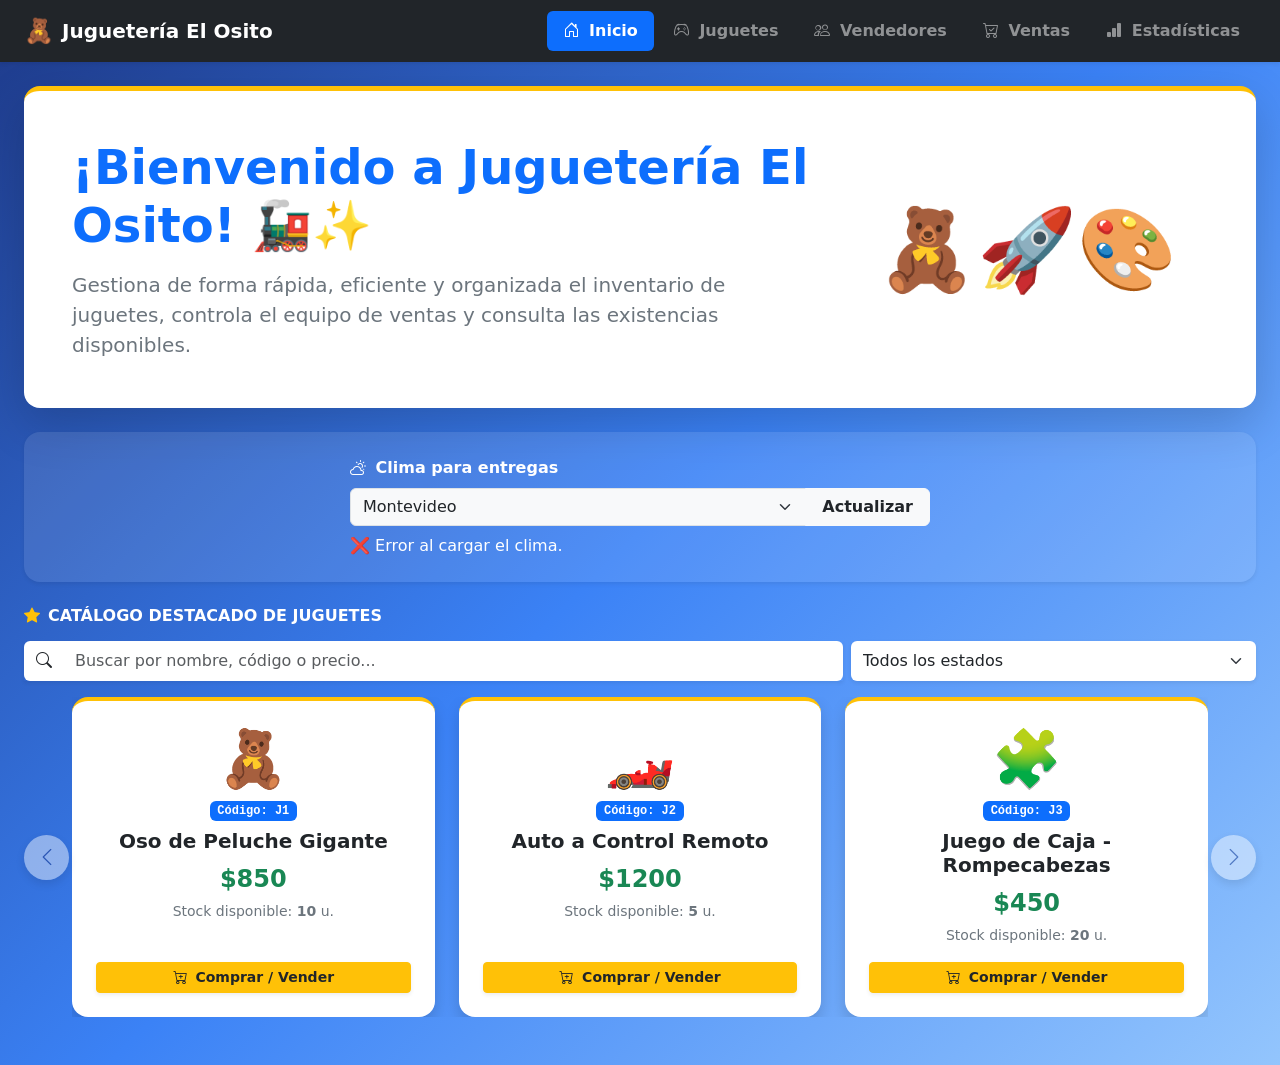
<file: index.html>
<!DOCTYPE html>
<html lang="es">
<head>
    <meta charset="UTF-8">
    <meta name="viewport" content="width=device-width, initial-scale=1.0">
    <title>Inicio - Juguetería El Osito</title>
    <meta name="description" content="Gestiona el inventario de juguetes, controla el equipo de ventas y consulta existencias en Juguetería El Osito de forma rápida y eficiente.">
    <link rel="canonical" href="https://obligatorio-taller-profesionalizaci.vercel.app/index.html">
    <meta property="og:title" content="Inicio - Juguetería El Osito">
    <meta property="og:description" content="Gestiona el inventario de juguetes, controla el equipo de ventas y consulta existencias en Juguetería El Osito.">
    <meta property="og:type" content="website">
    <meta property="og:url" content="https://obligatorio-taller-profesionalizaci.vercel.app/">
    <link rel="preconnect" href="https://cdn.jsdelivr.net" crossorigin>
    <link rel="dns-prefetch" href="https://cdn.jsdelivr.net">
    <link href="https://cdn.jsdelivr.net/npm/bootstrap@5.3.3/dist/css/bootstrap.min.css" rel="stylesheet">
    <link rel="stylesheet" href="https://cdn.jsdelivr.net/npm/bootstrap-icons@1.11.3/font/bootstrap-icons.min.css">

    <style>
        body { background: linear-gradient(135deg, #1e3a8a 0%, #3b82f6 50%, #93c5fd 100%); min-height: 100vh; }
        h1 { font-size: 2.5rem; }
        a:focus-visible, button:focus-visible { outline: 3px solid #ffc107 !important; outline-offset: 2px !important; }
        input:focus-visible, select:focus-visible { 
            outline: 3px solid #ffc107 !important; 
            outline-offset: 2px !important; 
            box-shadow: 0 0 0 0.25rem rgba(255, 193, 7, 0.4) !important;
            border-color: #ffc107 !important;
        }
        .btn-carrusel-control { width: 45px; height: 45px; background: rgba(255,255,255,0.9); color: #1e3a8a; border-radius: 50%; border: none; display: flex; align-items: center; justify-content: center; box-shadow: 0 4px 10px rgba(0,0,0,0.2); transition: transform 0.2s, background-color 0.2s; }
        .btn-carrusel-control:hover, .btn-carrusel-control:focus { background: #fff; color: #0d6efd; transform: scale(1.1); }
        #catalogo-destacado { min-height: 280px; }
    </style>
</head>
<body class="text-dark d-flex flex-column">
    <nav class="navbar navbar-expand-lg navbar-dark bg-dark shadow-sm" role="navigation" aria-label="Navegación principal">
        <div class="container-fluid px-4">
            <a class="navbar-brand fw-bold d-flex align-items-center gap-2" href="./index.html">
                <span class="fs-4" aria-hidden="true">🧸</span><span>Juguetería El Osito</span>
            </a>
            <button class="navbar-toggler border-0" type="button" data-bs-toggle="collapse" data-bs-target="#navbarNav" aria-controls="navbarNav" aria-expanded="false" aria-label="Alternar menú de navegación">
                <span class="navbar-toggler-icon"></span>
            </button>
            <div class="collapse navbar-collapse justify-content-end" id="navbarNav">
                <ul class="navbar-nav gap-1 text-end text-lg-start">
                    <li class="nav-item"><a class="nav-link active bg-primary text-white rounded px-3 py-2 fw-semibold" href="./index.html" aria-current="page"><i class="bi bi-house-door me-1" aria-hidden="true"></i> Inicio</a></li>
                    <li class="nav-item"><a class="nav-link text-white-50 px-3 py-2 fw-semibold" href="./views/juguetes.html"><i class="bi bi-controller me-1" aria-hidden="true"></i> Juguetes</a></li>
                    <li class="nav-item"><a class="nav-link text-white-50 px-3 py-2 fw-semibold" href="./views/vendedores.html"><i class="bi bi-people me-1" aria-hidden="true"></i> Vendedores</a></li>
                    <li class="nav-item"><a class="nav-link text-white-50 px-3 py-2 fw-semibold" href="./views/ventas.html"><i class="bi bi-cart-check me-1" aria-hidden="true"></i> Ventas</a></li>
                    <li class="nav-item"><a class="nav-link text-white-50 px-3 py-2 fw-semibold" href="./views/estadisticas.html"><i class="bi bi-bar-chart-fill me-1" aria-hidden="true"></i> Estadísticas</a></li>
                </ul>
            </div>
        </div>
    </nav>

    <main class="container-fluid px-4 py-4 flex-grow-1" id="contenido-principal">
        <section class="p-4 p-md-5 mb-4 rounded-4 bg-white shadow-lg border-top border-warning border-5 text-center text-md-start" aria-labelledby="titulo-bienvenida">
            <div class="row align-items-center">
                <div class="col-md-8">
                    <h1 id="titulo-bienvenida" class="display-5 fw-bold text-primary mb-3">¡Bienvenido a Juguetería El Osito! 🚂✨</h1>
                    <p class="lead text-secondary mb-0">Gestiona de forma rápida, eficiente y organizada el inventario de juguetes, controla el equipo de ventas y consulta las existencias disponibles.</p>
                </div>
                <div class="col-md-4 text-center mt-4 mt-md-0" aria-hidden="true"><span class="display-1">🧸🚀🎨</span></div>
            </div>
        </section>

        <section class="mb-4" aria-label="Panel de clima">
            <div class="card bg-white bg-opacity-10 border-0 text-white p-4 rounded-4 shadow-sm mb-4">
                <div id="panel-dinamico-region" class="row align-items-center justify-content-center">
                    <div class="col-md-6">
                        <label for="select-ciudad" class="form-label fw-bold mb-2 fs-6"><i class="bi bi-cloud-sun me-1" aria-hidden="true"></i> Clima para entregas</label>
                        <div class="input-group">
                            <select id="select-ciudad" class="form-select bg-light text-dark" aria-label="Seleccionar ciudad para consultar el clima">
                                <option value="montevideo" selected>Montevideo</option>
                                <option value="colonia">Colonia</option>
                                <option value="juan-lacaze">Juan Lacaze</option>
                                <option value="rosario">Rosario</option>
                            </select>
                            <button id="btn-actualizar-clima" class="btn btn-light fw-bold text-dark px-3">Actualizar</button>
                        </div>
                        <div id="info-clima" aria-live="polite" class="opacity-95 mt-2 fs-6">⏳ Cargando clima actual...</div>
                    </div>
                </div>
            </div>
        </section>

        <section class="mb-4" aria-labelledby="titulo-catalogo">
            <div class="d-flex flex-wrap justify-content-between align-items-center mb-3 gap-2">
                <h2 id="titulo-catalogo" class="h6 fw-bold text-white mb-0 text-uppercase tracking-wider">
                    <i class="bi bi-star-fill text-warning me-2" aria-hidden="true"></i>Catálogo Destacado De Juguetes
                </h2>
            </div>

            <div class="row g-2 mb-3">
                <div class="col-md-8">
                    <div class="input-group shadow-sm">
                        <span class="input-group-text bg-white border-0"><i class="bi bi-search" aria-hidden="true"></i></span>
                        <input type="text" id="input-buscar-index" class="form-control border-0 py-2" placeholder="Buscar por nombre, código o precio..." aria-label="Buscar juguete destacado">
                    </div>
                </div>
                <div class="col-md-4">
                    <select id="select-filtro-stock" class="form-select border-0 py-2 shadow-sm" aria-label="Filtrar por estado de stock">
                        <option value="todos" selected>Todos los estados</option>
                        <option value="disponible">Con Stock</option>
                        <option value="agotado">Sin Stock</option>
                    </select>
                </div>
            </div>

            <div id="carrusel-catalogo" class="carousel slide position-relative px-md-5" data-bs-ride="false" aria-label="Juguetes destacados">
                <div class="carousel-inner" id="catalogo-destacado"></div>
                <button class="carousel-control-prev w-auto position-absolute top-50 start-0 translate-middle-y z-3 border-0 bg-transparent" type="button" data-bs-target="#carrusel-catalogo" data-bs-slide="prev" aria-label="Anterior">
                    <span class="btn-carrusel-control" aria-hidden="true"><i class="bi bi-chevron-left fs-5"></i></span>
                </button>
                <button class="carousel-control-next w-auto position-absolute top-50 end-0 translate-middle-y z-3 border-0 bg-transparent" type="button" data-bs-target="#carrusel-catalogo" data-bs-slide="next" aria-label="Siguiente">
                    <span class="btn-carrusel-control" aria-hidden="true"><i class="bi bi-chevron-right fs-5"></i></span>
                </button>
            </div>
        </section>
    </main>

    <script src="https://cdn.jsdelivr.net/npm/bootstrap@5.3.3/dist/js/bootstrap.bundle.min.js" defer></script>
    <script type="module">
        import { App } from './src/app.js';
        import { ApiService } from './src/services/api.js';

        async function cargarClima() {
            const sel = document.getElementById('select-ciudad');
            const info = document.getElementById('info-clima');
            if (!sel || !info) return;
            
            info.textContent = '⏳ Consultando clima...';
            
            try {
                const d = await ApiService.obtenerClima(sel.value);
                if (d) {
                    info.textContent = `${d.nombre}: ${d.temp}°C. Viento ${d.viento} km/h (${d.condicion})`;
                } else {
                    info.textContent = '❌ Error al cargar el clima.';
                }
            } catch (error) {
                info.textContent = '❌ Error de conexión al consultar el clima.';
            }
        }

        document.addEventListener('DOMContentLoaded', () => {
            App.init();
            cargarClima();

            document.getElementById('btn-actualizar-clima')?.addEventListener('click', cargarClima);
            document.getElementById('select-ciudad')?.addEventListener('change', cargarClima);

            const inputBuscar = document.getElementById('input-buscar-index');
            const selectStock = document.getElementById('select-filtro-stock');
            const refrescarCatalogo = () => App.renderizarCatalogoDestacado();

            inputBuscar?.addEventListener('input', refrescarCatalogo);
            selectStock?.addEventListener('change', refrescarCatalogo);
        });
    </script>
</body>
</html>
</file>
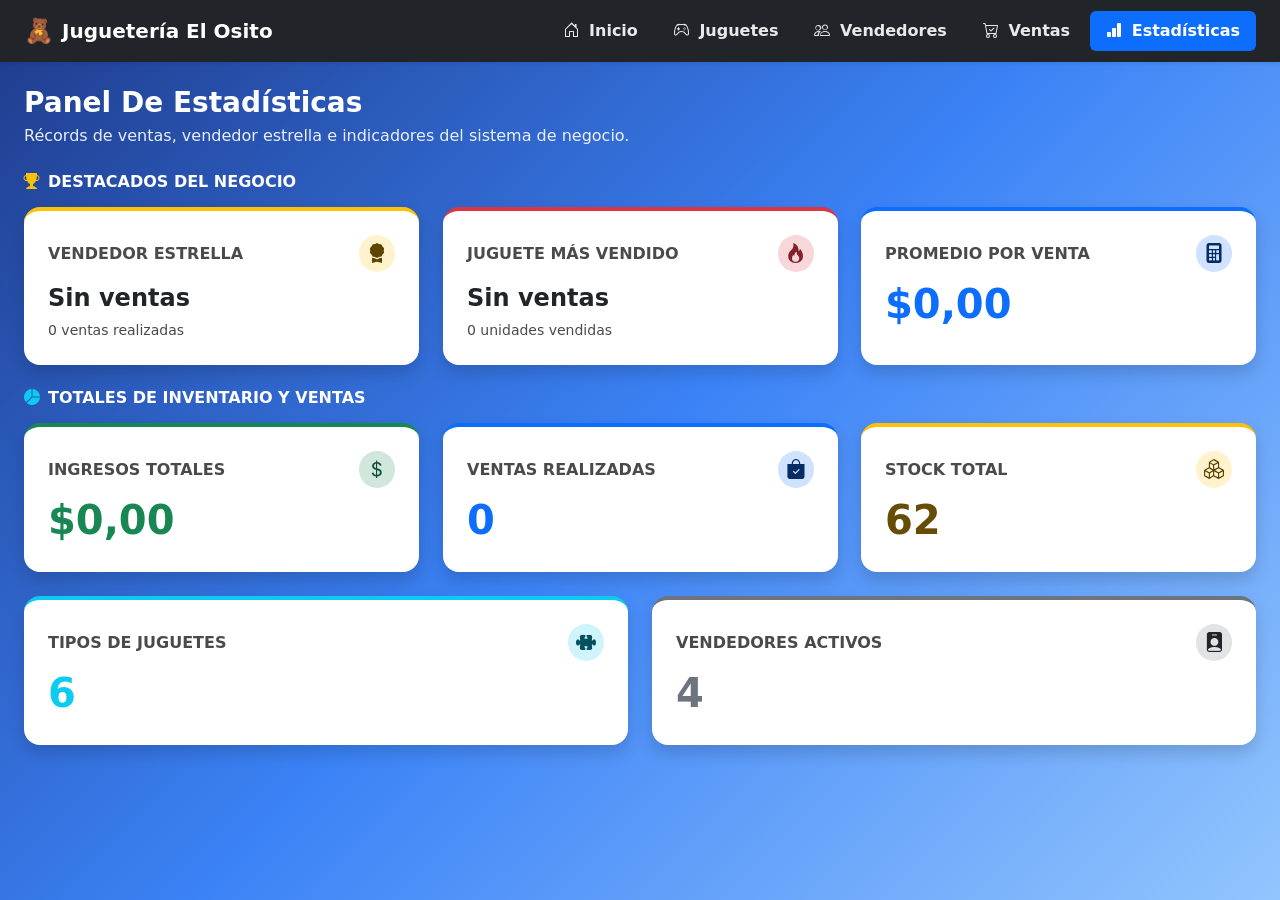
<file: views/estadisticas.html>
<!DOCTYPE html>
<html lang="es">
<head>
    <meta charset="UTF-8">
    <meta name="viewport" content="width=device-width, initial-scale=1.0">
    <title>Estadísticas - Juguetería El Osito</title>
    <meta name="description" content="Consulta las estadísticas de rendimiento, ingresos totales, vendedor estrella y juguetes más vendidos en Juguetería El Osito.">
    <meta name="robots" content="index, follow">
    <link rel="canonical" href="https://obligatorio-taller-profesionalizaci.vercel.app/views/estadisticas.html">
    <meta property="og:type" content="website">
    <meta property="og:title" content="Estadísticas - Juguetería El Osito">
    <meta property="og:description" content="Consulta el rendimiento, top vendedor y métricas clave en Juguetería El Osito.">
    <meta property="og:url" content="https://obligatorio-taller-profesionalizaci.vercel.app/views/estadisticas.html">
    <link rel="preconnect" href="https://cdn.jsdelivr.net" crossorigin>
    <link rel="dns-prefetch" href="https://cdn.jsdelivr.net">
    <link rel="preload" href="https://cdn.jsdelivr.net/npm/bootstrap@5.3.3/dist/css/bootstrap.min.css" as="style">
    <link href="https://cdn.jsdelivr.net/npm/bootstrap@5.3.3/dist/css/bootstrap.min.css" rel="stylesheet">
    <link rel="stylesheet" href="https://cdn.jsdelivr.net/npm/bootstrap-icons@1.11.3/font/bootstrap-icons.min.css" media="print" onload="this.media='all'">
    <noscript><link rel="stylesheet" href="https://cdn.jsdelivr.net/npm/bootstrap-icons@1.11.3/font/bootstrap-icons.min.css"></noscript>
    
    <style>
        html, body {
            margin: 0 !important;
            padding: 0 !important;
            width: 100%;
            overflow-x: hidden;
        }

        body {
            background: linear-gradient(135deg, #1e3a8a 0%, #3b82f6 50%, #93c5fd 100%);
            min-height: 100vh;
            font-display: swap;
        }
        header {
            margin: 0;
            padding: 0;
            width: 100%;
        }
        a:focus-visible, button:focus-visible {
            outline: 3px solid #ffc107 !important;
            outline-offset: 3px !important;
        }
        .stat-card {
            transition: transform 0.2s ease-in-out, box-shadow 0.2s ease-in-out;
            will-change: transform;
        }

        .stat-card:hover {
            transform: translateY(-4px);
            box-shadow: 0 10px 20px rgba(0,0,0,0.15) !important;
        }

        .spin-icon {
            animation: spin 0.6s ease-in-out;
        }

        @keyframes spin {
            100% { transform: rotate(360deg); }
        }

        .stat-value {
            min-height: 2.2rem;
        }

        .text-muted {
            color: #4a4a4a !important;
        }
        .text-white-custom {
            color: rgba(255, 255, 255, 0.9) !important;
        }
        
        .badge.bg-warning-subtle { color: #5f4300 !important; background-color: #fff3cd !important; }
        .badge.bg-danger-subtle { color: #842029 !important; background-color: #f8d7da !important; }
        .badge.bg-primary-subtle { color: #052c65 !important; background-color: #cfe2ff !important; }
        .badge.bg-success-subtle { color: #0f5132 !important; background-color: #d1e7dd !important; }
        .badge.bg-info-subtle { color: #055160 !important; background-color: #cff4fc !important; }
        .badge.bg-secondary-subtle { color: #212529 !important; background-color: #e2e3e5 !important; }
    </style>

    <script src="https://cdn.jsdelivr.net/npm/bootstrap@5.3.3/dist/js/bootstrap.bundle.min.js" defer></script>
</head>
<body class="text-dark d-flex flex-column">
    <a href="#contenido-principal" class="visually-hidden-focusable p-3 bg-warning text-dark fw-bold position-absolute top-0 start-0 m-2 rounded shadow z-3">Ir al contenido principal</a>

    <header>
        <nav class="navbar navbar-expand-lg navbar-dark bg-dark shadow-sm m-0" aria-label="Navegación principal">
            <div class="container-fluid px-4">
                <a class="navbar-brand fw-bold d-flex align-items-center gap-2" href="../index.html">
                    <span class="fs-4" aria-hidden="true">🧸</span>
                    <span>Juguetería El Osito</span>
                </a>
                <button class="navbar-toggler border-0" type="button" data-bs-toggle="collapse" data-bs-target="#navbarNav" aria-controls="navbarNav" aria-expanded="false" aria-label="Alternar menú de navegación">
                    <span class="navbar-toggler-icon"></span>
                </button>
                <div class="collapse navbar-collapse justify-content-end" id="navbarNav">
                    <ul class="navbar-nav gap-1 text-end text-lg-start">
                        <li class="nav-item"><a class="nav-link text-white-custom px-3 py-2 fw-semibold" href="../index.html"><i class="bi bi-house-door me-1" aria-hidden="true"></i> Inicio</a></li>
                        <li class="nav-item"><a class="nav-link text-white-custom px-3 py-2 fw-semibold" href="./juguetes.html"><i class="bi bi-controller me-1" aria-hidden="true"></i> Juguetes</a></li>
                        <li class="nav-item"><a class="nav-link text-white-custom px-3 py-2 fw-semibold" href="./vendedores.html"><i class="bi bi-people me-1" aria-hidden="true"></i> Vendedores</a></li>
                        <li class="nav-item"><a class="nav-link text-white-custom px-3 py-2 fw-semibold" href="./ventas.html"><i class="bi bi-cart-check me-1" aria-hidden="true"></i> Ventas</a></li>
                        <li class="nav-item"><a class="nav-link active bg-primary text-white rounded px-3 py-2 fw-semibold" href="./estadisticas.html" aria-current="page"><i class="bi bi-bar-chart-fill me-1" aria-hidden="true"></i> Estadísticas</a></li>
                    </ul>
                </div>
            </div>
        </nav>
    </header>

    <main class="container-fluid px-4 py-4 flex-grow-1" id="contenido-principal">
        <section aria-labelledby="titulo-panel">
            <div class="d-flex flex-column flex-sm-row justify-content-between align-items-sm-center gap-3 mb-4">
                <div>
                    <h1 id="titulo-panel" class="h3 fw-bold text-white mb-1">Panel De Estadísticas</h1>
                    <p class="text-white-custom fs-6 mb-0">Récords de ventas, vendedor estrella e indicadores del sistema de negocio.</p>
                </div>
            </div>
            
            <h2 class="h6 fw-bold text-white text-uppercase tracking-wider mb-3"><i class="bi bi-trophy-fill text-warning me-2" aria-hidden="true"></i>Destacados del Negocio</h2>
            <div class="row g-4 mb-4">
                <div class="col-12 col-md-6 col-lg-4">
                    <article class="card stat-card shadow border-0 rounded-4 p-4 bg-white border-top border-warning border-4 h-100">
                        <div class="d-flex justify-content-between align-items-center mb-2">
                            <h3 class="h6 text-uppercase fw-bold text-muted mb-0">Vendedor Estrella</h3>
                            <span class="badge bg-warning-subtle p-2 rounded-circle" aria-hidden="true">
                                <i class="bi bi-award-fill fs-5"></i>
                            </span>
                        </div>
                        <p class="fs-4 fw-bold text-dark mb-1 stat-value" id="stat-top-vendedor" aria-live="polite">Cargando...</p>
                        <small class="text-muted" id="stat-top-vendedor-info">Calculando ventas...</small>
                    </article>
                </div>
                <div class="col-12 col-md-6 col-lg-4">
                    <article class="card stat-card shadow border-0 rounded-4 p-4 bg-white border-top border-danger border-4 h-100">
                        <div class="d-flex justify-content-between align-items-center mb-2">
                            <h3 class="h6 text-uppercase fw-bold text-muted mb-0">Juguete Más Vendido</h3>
                            <span class="badge bg-danger-subtle p-2 rounded-circle" aria-hidden="true">
                                <i class="bi bi-fire fs-5"></i>
                            </span>
                        </div>
                        <p class="fs-4 fw-bold text-dark mb-1 stat-value" id="stat-top-juguete" aria-live="polite">Cargando...</p>
                        <small class="text-muted" id="stat-top-juguete-info">Calculando unidades...</small>
                    </article>
                </div>
                <div class="col-12 col-md-12 col-lg-4">
                    <article class="card stat-card shadow border-0 rounded-4 p-4 bg-white border-top border-primary border-4 h-100">
                        <div class="d-flex justify-content-between align-items-center mb-2">
                            <h3 class="h6 text-uppercase fw-bold text-muted mb-0"> Promedio por Venta</h3>
                            <span class="badge bg-primary-subtle p-2 rounded-circle" aria-hidden="true">
                                <i class="bi bi-calculator-fill fs-5"></i>
                            </span>
                        </div>
                        <p class="display-6 fw-bold text-primary mb-1 stat-value" id="stat-ticket-promedio" aria-live="polite">$0.00</p>
                    </article>
                </div>
            </div>

            <h2 class="h6 fw-bold text-white text-uppercase tracking-wider mb-3"><i class="bi bi-pie-chart-fill text-info me-2" aria-hidden="true"></i>Totales de Inventario y Ventas</h2>
            <div class="row g-4" id="contenedor-stats">
                <div class="col-12 col-md-6 col-lg-4">
                    <article class="card stat-card shadow border-0 rounded-4 p-4 bg-white border-top border-success border-4 h-100">
                        <div class="d-flex justify-content-between align-items-center mb-2">
                            <h3 class="h6 text-uppercase fw-bold text-muted mb-0">Ingresos Totales</h3>
                            <span class="badge bg-success-subtle p-2 rounded-circle" aria-hidden="true"><i class="bi bi-currency-dollar fs-5"></i></span>
                        </div>
                        <p class="display-6 fw-bold text-success mb-1 stat-value" id="stat-ingresos" aria-live="polite">$0.00</p>
                    </article>
                </div>

                <div class="col-12 col-md-6 col-lg-4">
                    <article class="card stat-card shadow border-0 rounded-4 p-4 bg-white border-top border-primary border-4 h-100">
                        <div class="d-flex justify-content-between align-items-center mb-2">
                            <h3 class="h6 text-uppercase fw-bold text-muted mb-0">Ventas Realizadas</h3>
                            <span class="badge bg-primary-subtle p-2 rounded-circle" aria-hidden="true"><i class="bi bi-bag-check-fill fs-5"></i></span>
                        </div>
                        <p class="display-6 fw-bold text-primary mb-1 stat-value" id="stat-ventas" aria-live="polite">0</p>
                    </article>
                </div>

                <div class="col-12 col-md-6 col-lg-4">
                    <article class="card stat-card shadow border-0 rounded-4 p-4 bg-white border-top border-warning border-4 h-100">
                        <div class="d-flex justify-content-between align-items-center mb-2">
                            <h3 class="h6 text-uppercase fw-bold text-muted mb-0">Stock Total</h3>
                            <span class="badge bg-warning-subtle p-2 rounded-circle" aria-hidden="true"><i class="bi bi-boxes fs-5"></i></span>
                        </div>
                        <p class="display-6 fw-bold text-warning-emphasis mb-1 stat-value" id="stat-stock" aria-live="polite">0</p>
                    </article>
                </div>

                <div class="col-12 col-md-6">
                    <article class="card stat-card shadow border-0 rounded-4 p-4 bg-white border-top border-info border-4 h-100">
                        <div class="d-flex justify-content-between align-items-center mb-2">
                            <h3 class="h6 text-uppercase fw-bold text-muted mb-0">Tipos de Juguetes</h3>
                            <span class="badge bg-info-subtle p-2 rounded-circle" aria-hidden="true"><i class="bi bi-puzzle-fill fs-5"></i></span>
                        </div>
                        <p class="display-6 fw-bold text-info mb-1 stat-value" id="stat-juguetes" aria-live="polite">0</p>
                    </article>
                </div>

                <div class="col-12 col-md-6">
                    <article class="card stat-card shadow border-0 rounded-4 p-4 bg-white border-top border-secondary border-4 h-100">
                        <div class="d-flex justify-content-between align-items-center mb-2">
                            <h3 class="h6 text-uppercase fw-bold text-muted mb-0">Vendedores Activos</h3>
                            <span class="badge bg-secondary-subtle p-2 rounded-circle" aria-hidden="true"><i class="bi bi-person-badge-fill fs-5"></i></span>
                        </div>
                        <p class="display-6 fw-bold text-secondary mb-1 stat-value" id="stat-vendedores" aria-live="polite">0</p>
                    </article>
                </div>
            </div>
        </section>
    </main>

    <script type="module">
        import '../src/app.js';
        import { EstadisticaController } from '../src/controllers/estadisticaController.js';

        document.addEventListener('DOMContentLoaded', () => {
            new EstadisticaController();

            const btnActualizar = document.getElementById('btn-actualizar-stats');
            btnActualizar?.addEventListener('click', () => {
                const icono = btnActualizar.querySelector('.bi-arrow-clockwise');
                if (icono) {
                    icono.classList.add('spin-icon');
                    setTimeout(() => icono.classList.remove('spin-icon'), 600);
                }
            });
        });
    </script>
</body>
</html>
</file>
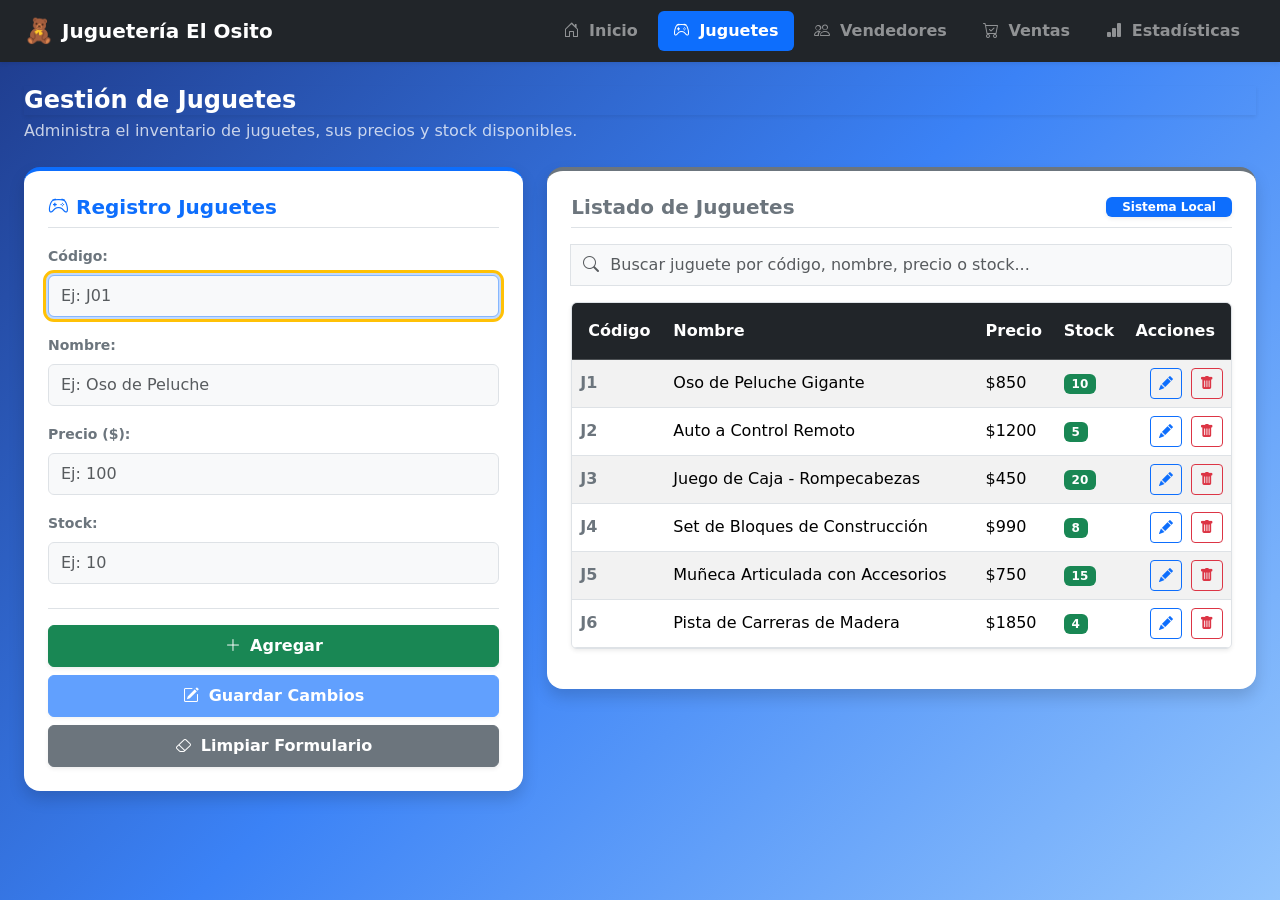
<file: views/juguetes.html>
<!DOCTYPE html>
<html lang="es">
<head>
    <meta charset="UTF-8">
    <meta name="viewport" content="width=device-width, initial-scale=1.0">
    <title>Juguetes - Juguetería El Osito</title>
    <meta name="description" content="Gestión e inventario de juguetes en Juguetería El Osito.">
    <link rel="canonical" href="https://obligatorio-taller-profesionalizaci.vercel.app/views/juguetes.html">
    <meta property="og:title" content="Juguetes - Juguetería El Osito">
    <meta property="og:description" content="Gestión e inventario de juguetes en Juguetería El Osito.">
    <meta property="og:type" content="website">
    <meta property="og:url" content="https://obligatorio-taller-profesionalizaci.vercel.app/views/juguetes.html">
    <link rel="preconnect" href="https://cdn.jsdelivr.net" crossorigin>
    <link rel="dns-prefetch" href="https://cdn.jsdelivr.net">
    <link rel="preload" href="https://cdn.jsdelivr.net/npm/bootstrap@5.3.3/dist/css/bootstrap.min.css" as="style">
    <link href="https://cdn.jsdelivr.net/npm/bootstrap@5.3.3/dist/css/bootstrap.min.css" rel="stylesheet">
    <link rel="stylesheet" href="https://cdn.jsdelivr.net/npm/bootstrap-icons@1.11.3/font/bootstrap-icons.min.css" media="print" onload="this.media='all'">
    <noscript><link rel="stylesheet" href="https://cdn.jsdelivr.net/npm/bootstrap-icons@1.11.3/font/bootstrap-icons.min.css"></noscript>

    <style>
        body {
            background: linear-gradient(135deg, #1e3a8a 0%, #3b82f6 50%, #93c5fd 100%);
            min-height: 100vh;
        }
        a:focus-visible, button:focus-visible, input:focus-visible, select:focus-visible {
            outline: 3px solid #ffc107 !important;
            outline-offset: 2px !important;
        }
    </style>
</head>
<body class="text-dark d-flex flex-column">

    <nav class="navbar navbar-expand-lg navbar-dark bg-dark shadow-sm" aria-label="Navegación principal">
        <div class="container-fluid px-4">
            <a class="navbar-brand fw-bold d-flex align-items-center gap-2" href="../index.html">
                <span class="fs-4" aria-hidden="true">🧸</span> <span>Juguetería El Osito</span>
            </a>
            <button class="navbar-toggler border-0" type="button" data-bs-toggle="collapse" data-bs-target="#navbarNav" aria-controls="navbarNav" aria-expanded="false" aria-label="Alternar menú de navegación">
                <span class="navbar-toggler-icon"></span>
            </button>
            <div class="collapse navbar-collapse justify-content-end" id="navbarNav">
                <ul class="navbar-nav gap-1 text-end text-lg-start">
                    <li class="nav-item">
                        <a class="nav-link text-white-50 px-3 py-2 fw-semibold" href="../index.html">
                            <i class="bi bi-house-door me-1" aria-hidden="true"></i> Inicio
                        </a>
                    </li>
                    <li class="nav-item">
                        <a class="nav-link active bg-primary text-white rounded px-3 py-2 fw-semibold" href="./juguetes.html" aria-current="page">
                            <i class="bi bi-controller me-1" aria-hidden="true"></i> Juguetes
                        </a>
                    </li>
                    <li class="nav-item">
                        <a class="nav-link text-white-50 px-3 py-2 fw-semibold" href="./vendedores.html">
                            <i class="bi bi-people me-1" aria-hidden="true"></i> Vendedores
                        </a>
                    </li>
                    <li class="nav-item">
                        <a class="nav-link text-white-50 px-3 py-2 fw-semibold" href="./ventas.html">
                            <i class="bi bi-cart-check me-1" aria-hidden="true"></i> Ventas
                        </a>
                    </li>
                    <li class="nav-item">
                        <a class="nav-link text-white-50 px-3 py-2 fw-semibold" href="./estadisticas.html">
                            <i class="bi bi-bar-chart-fill me-1" aria-hidden="true"></i> Estadísticas
                        </a>
                    </li>
                </ul>
            </div>
        </div>
    </nav>

    <main class="container-fluid px-4 py-4 flex-grow-1" id="contenido-principal">
        <div class="mb-4">
            <h1 class="h4 fw-bold text-white mb-1 shadow-sm">Gestión de Juguetes</h1>
            <p class="text-white fs-6 mb-0 opacity-75">Administra el inventario de juguetes, sus precios y stock disponibles.</p>
        </div>

        <div class="row g-4">
            <div class="col-lg-5">
                <div class="card shadow border-0 rounded-4 p-4 bg-white bg-opacity-95 h-100 border-top border-primary border-4">
                    <h2 class="h5 text-primary fw-bold mb-3 pb-2 border-bottom">
                        <i class="bi bi-controller me-2" aria-hidden="true"></i>Registro Juguetes
                    </h2>

                    <form id="form-juguete" novalidate>
                        <div class="mb-3">
                            <label for="codigo" class="form-label fw-bold small text-secondary">Código:</label>
                            <input type="text" class="form-control py-2 bg-light" id="codigo" placeholder="Ej: J01" aria-describedby="codigoJugueteFeedback">
                            <div id="codigoJugueteFeedback" class="invalid-feedback">❌ Código inválido u ocupado.</div>
                            <div class="valid-feedback">✅ Código correcto.</div>
                        </div>

                        <div class="mb-3">
                            <label for="nombre" class="form-label fw-bold small text-secondary">Nombre:</label>
                            <input type="text" class="form-control py-2 bg-light" id="nombre" placeholder="Ej: Oso de Peluche" aria-describedby="nombreJugueteFeedback">
                            <div id="nombreJugueteFeedback" class="invalid-feedback">❌ Ingrese un nombre válido.</div>
                            <div class="valid-feedback">✅ Nombre correcto.</div>
                        </div>

                        <div class="mb-3">
                            <label for="precio" class="form-label fw-bold small text-secondary">Precio ($):</label>
                            <input type="number" step="0.01" class="form-control py-2 bg-light" id="precio" placeholder="Ej: 100" aria-describedby="precioFeedback">
                            <div id="precioFeedback" class="invalid-feedback">❌ Precio inválido.</div>
                            <div class="valid-feedback">✅ Precio correcto.</div>
                        </div>

                        <div class="mb-3">
                            <label for="stock" class="form-label fw-bold small text-secondary">Stock:</label>
                            <input type="number" step="1" class="form-control py-2 bg-light" id="stock" placeholder="Ej: 10" aria-describedby="stockFeedback">
                            <div id="stockFeedback" class="invalid-feedback">❌ Stock inválido.</div>
                            <div class="valid-feedback">✅ Stock correcto.</div>
                        </div>

                        <div class="mt-4 pt-3 border-top d-flex flex-column gap-2">
                            <button type="button" class="btn btn-success fw-bold py-2 shadow-sm w-100" id="btn-agregar">
                                <i class="bi bi-plus-lg me-1" aria-hidden="true"></i> Agregar
                            </button>
                            <button type="button" class="btn btn-primary fw-bold py-2 shadow-sm w-100" id="btn-modificar" disabled>
                                <i class="bi bi-pencil-square me-1" aria-hidden="true"></i> <span id="lbl-btn-modificar">Guardar Cambios</span>
                            </button>
                            <button type="button" class="btn btn-secondary fw-bold py-2 shadow-sm" id="btn-limpiar">
                                <i class="bi bi-eraser me-1" aria-hidden="true"></i> Limpiar Formulario
                            </button>
                        </div>
                    </form>
                </div>
            </div>

  <div class="col-lg-7">
    <div class="card shadow border-0 rounded-4 p-4 bg-white bg-opacity-95 border-top border-secondary border-4">
        <div class="d-flex justify-content-between align-items-center mb-3 pb-2 border-bottom">
            <h2 class="h5 fw-bold text-secondary mb-0">Listado de Juguetes</h2>
            <span class="badge bg-primary text-white px-3 py-1 shadow-sm">Sistema Local</span>
        </div>
        <div class="mb-3">
            <div class="input-group">
                <label for="buscador" class="visually-hidden">Buscar juguete</label>
                <span class="input-group-text bg-light border-end-0"><i class="bi bi-search text-muted" aria-hidden="true"></i></span>
                <input type="text" id="buscador" class="form-control border-start-0 ps-0 py-2 bg-light" placeholder="Buscar juguete por código, nombre, precio o stock..." aria-label="Buscar juguetes">
            </div>
        </div>
        <div class="mb-3">
            <div class="table-responsive border rounded bg-light shadow-sm">
                <table class="table table-hover table-striped align-middle mb-0" aria-label="Tabla de juguetes en inventario">
                    <thead class="table-dark">
                        <tr>
                            <th scope="col" class="py-3 ps-3">Código</th>
                            <th scope="col" class="py-3">Nombre</th>
                            <th scope="col" class="py-3">Precio</th>
                            <th scope="col" class="py-3">Stock</th>
                            <th scope="col" class="py-3 text-center pe-3" style="width: 100px;">Acciones</th>
                        </tr>
                    </thead>
                    <tbody id="tabla-juguetes-body" aria-live="polite">
                        
                    </tbody>
                </table>
            </div>
        </div>

    </div>
</div>
    </main>

    <script src="https://cdn.jsdelivr.net/npm/bootstrap@5.3.3/dist/js/bootstrap.bundle.min.js" defer></script>
    <script type="module" src="../src/app.js"></script>
</body>
</html>
</file>
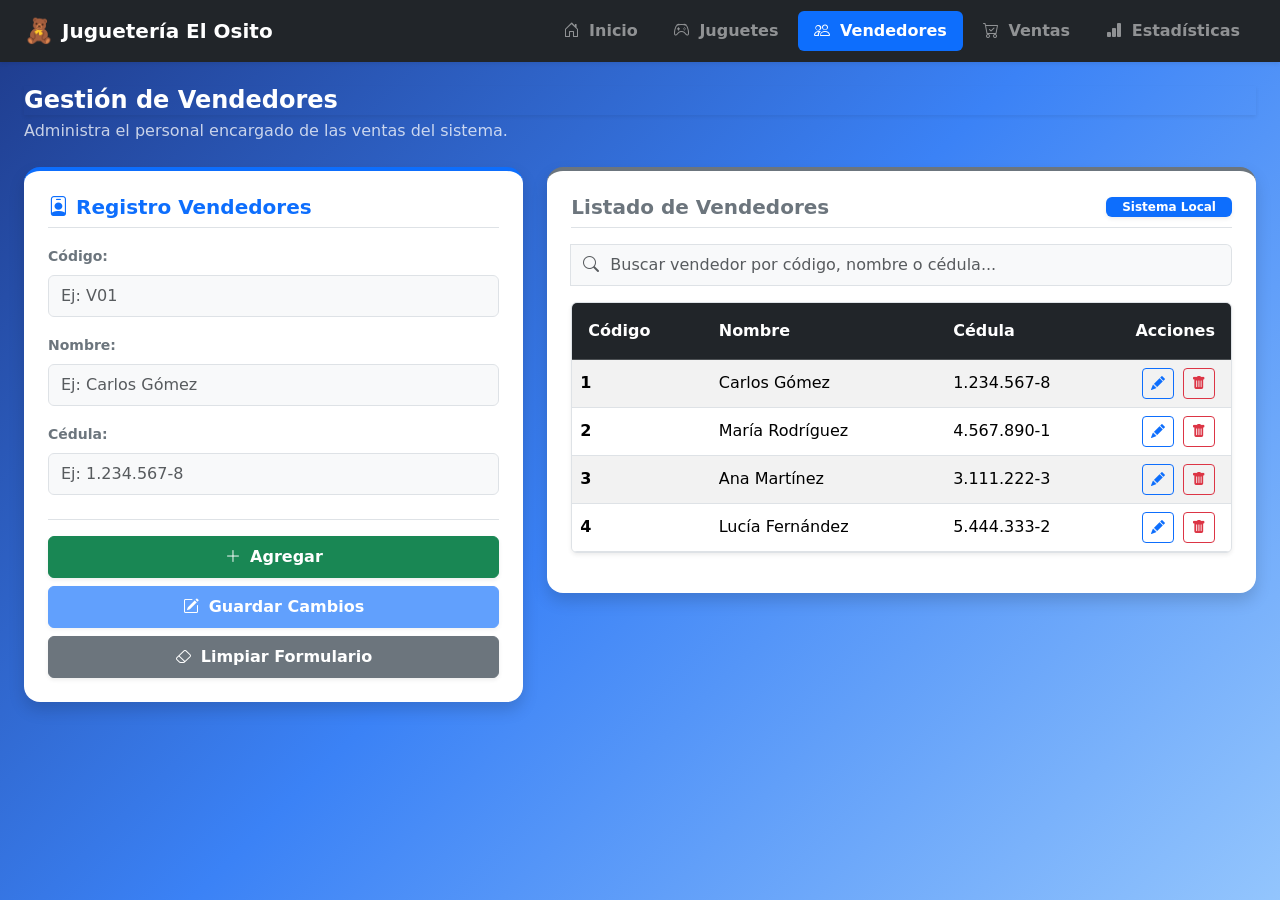
<file: views/vendedores.html>
<!DOCTYPE html>
<html lang="es">
<head>
    <meta charset="UTF-8">
    <meta name="viewport" content="width=device-width, initial-scale=1.0">
    <title>Vendedores - Juguetería El Osito</title>
    <meta name="description" content="Gestión del personal de vendedores en Juguetería El Osito.">
    <link rel="canonical" href="https://obligatorio-taller-profesionalizaci.vercel.app/views/vendedores.html">
    <meta property="og:title" content="Vendedores - Juguetería El Osito">
    <meta property="og:description" content="Gestión del personal de vendedores en Juguetería El Osito.">
    <meta property="og:type" content="website">
    <meta property="og:url" content="https://obligatorio-taller-profesionalizaci.vercel.app/views/vendedores.html">
    <link rel="preconnect" href="https://cdn.jsdelivr.net" crossorigin>
    <link rel="dns-prefetch" href="https://cdn.jsdelivr.net">
    <link rel="preload" href="https://cdn.jsdelivr.net/npm/bootstrap@5.3.3/dist/css/bootstrap.min.css" as="style">
    <link href="https://cdn.jsdelivr.net/npm/bootstrap@5.3.3/dist/css/bootstrap.min.css" rel="stylesheet">
    <link rel="stylesheet" href="https://cdn.jsdelivr.net/npm/bootstrap-icons@1.11.3/font/bootstrap-icons.min.css" media="print" onload="this.media='all'">
    <noscript><link rel="stylesheet" href="https://cdn.jsdelivr.net/npm/bootstrap-icons@1.11.3/font/bootstrap-icons.min.css"></noscript>

    <style>
        body {
            background: linear-gradient(135deg, #1e3a8a 0%, #3b82f6 50%, #93c5fd 100%);
            min-height: 100vh;
        }
        a:focus-visible, button:focus-visible, input:focus-visible, select:focus-visible {
            outline: 3px solid #ffc107 !important;
            outline-offset: 2px !important;
        }
        .tabla-contenedor {
            max-height: 380px;
            min-height: 200px;
            overflow-y: auto;
            contain: layout style;
        }
    </style>
</head>
<body class="text-dark d-flex flex-column">

    <nav class="navbar navbar-expand-lg navbar-dark bg-dark shadow-sm" aria-label="Navegación principal">
        <div class="container-fluid px-4">
            <a class="navbar-brand fw-bold d-flex align-items-center gap-2" href="../index.html">
                <span class="fs-4" aria-hidden="true">🧸</span> <span>Juguetería El Osito</span>
            </a>
            <button class="navbar-toggler border-0" type="button" data-bs-toggle="collapse" data-bs-target="#navbarNav" aria-controls="navbarNav" aria-expanded="false" aria-label="Alternar menú de navegación">
                <span class="navbar-toggler-icon"></span>
            </button>
            <div class="collapse navbar-collapse justify-content-end" id="navbarNav">
                <ul class="navbar-nav gap-1 text-end text-lg-start">
                    <li class="nav-item">
                        <a class="nav-link text-white-50 px-3 py-2 fw-semibold" href="../index.html">
                            <i class="bi bi-house-door me-1" aria-hidden="true"></i> Inicio
                        </a>
                    </li>
                    <li class="nav-item">
                        <a class="nav-link text-white-50 px-3 py-2 fw-semibold" href="./juguetes.html">
                            <i class="bi bi-controller me-1" aria-hidden="true"></i> Juguetes
                        </a>
                    </li>
                    <li class="nav-item">
                        <a class="nav-link active bg-primary text-white rounded px-3 py-2 fw-semibold" href="./vendedores.html" aria-current="page">
                            <i class="bi bi-people me-1" aria-hidden="true"></i> Vendedores
                        </a>
                    </li>
                    <li class="nav-item">
                        <a class="nav-link text-white-50 px-3 py-2 fw-semibold" href="./ventas.html">
                            <i class="bi bi-cart-check me-1" aria-hidden="true"></i> Ventas
                        </a>
                    </li>
                    <li class="nav-item">
                        <a class="nav-link text-white-50 px-3 py-2 fw-semibold" href="./estadisticas.html">
                            <i class="bi bi-bar-chart-fill me-1" aria-hidden="true"></i> Estadísticas
                        </a>
                    </li>
                </ul>
            </div>
        </div>
    </nav>

    <main class="container-fluid px-4 py-4 flex-grow-1" id="contenido-principal">
        <div class="mb-4">
            <h1 class="h4 fw-bold text-white mb-1 shadow-sm">Gestión de Vendedores</h1>
            <p class="text-white fs-6 mb-0 opacity-75">Administra el personal encargado de las ventas del sistema.</p>
        </div>

        <div class="row g-4">
            <div class="col-lg-5">
                <div class="card shadow border-0 rounded-4 p-4 bg-white bg-opacity-95 h-100 border-top border-primary border-4">
                    <h2 class="h5 text-primary fw-bold mb-3 pb-2 border-bottom">
                        <i class="bi bi-person-badge me-2" aria-hidden="true"></i>Registro Vendedores
                    </h2>

                    <form id="form-vendedor" novalidate>
                        <div class="mb-3">
                            <label for="codigo" class="form-label fw-bold small text-secondary">Código:</label>
                            <input type="text" class="form-control py-2 bg-light" id="codigo" placeholder="Ej: V01" aria-describedby="codigoVendedorFeedback">
                            <div id="codigoVendedorFeedback" class="invalid-feedback">❌ El código es obligatorio.</div>
                            <div class="valid-feedback">✅ Código correcto.</div>
                        </div>

                        <div class="mb-3">
                            <label for="nombre" class="form-label fw-bold small text-secondary">Nombre:</label>
                            <input type="text" class="form-control py-2 bg-light" id="nombre" placeholder="Ej: Carlos Gómez" aria-describedby="nombreVendedorFeedback">
                            <div id="nombreVendedorFeedback" class="invalid-feedback">❌ Ingrese un nombre válido.</div>
                            <div class="valid-feedback">✅ Nombre correcto.</div>
                        </div>

                        <div class="mb-3">
                            <label for="cedula" class="form-label fw-bold small text-secondary">Cédula:</label>
                            <input type="text" class="form-control py-2 bg-light" id="cedula" placeholder="Ej: 1.234.567-8" aria-describedby="cedulaFeedback">
                            <div id="cedulaFeedback" class="invalid-feedback">❌ Cédula inválida.</div>
                            <div class="valid-feedback">✅ Cédula correcta.</div>
                        </div>

                        <div class="mt-4 pt-3 border-top d-flex flex-column gap-2">
                            <button type="button" class="btn btn-success fw-bold py-2 shadow-sm w-100" id="btn-agregar">
                                <i class="bi bi-plus-lg me-1" aria-hidden="true"></i> Agregar
                            </button>
                            <button type="button" class="btn btn-primary fw-bold py-2 shadow-sm w-100" id="btn-modificar" disabled>
                                <i class="bi bi-pencil-square me-1" aria-hidden="true"></i> <span id="lbl-btn-modificar">Guardar Cambios</span>
                            </button>
                            <button type="button" class="btn btn-secondary fw-bold py-2 shadow-sm" id="btn-limpiar">
                                <i class="bi bi-eraser me-1" aria-hidden="true"></i> Limpiar Formulario
                            </button>
                        </div>
                    </form>
                </div>
            </div>
<div class="col-lg-7">
    <div class="card shadow border-0 rounded-4 p-4 bg-white bg-opacity-95 border-top border-secondary border-4">
        <div class="d-flex justify-content-between align-items-center mb-3 pb-2 border-bottom">
            <h2 class="h5 fw-bold text-secondary mb-0">Listado de Vendedores</h2>
            <span class="badge bg-primary text-white px-3 py-1 shadow-sm">Sistema Local</span>
        </div>
        <div class="mb-3">
            <div class="input-group">
                <label for="buscador-vendedores" class="visually-hidden">Buscar vendedor</label>
                <span class="input-group-text bg-light border-end-0"><i class="bi bi-search text-muted" aria-hidden="true"></i></span>
                <input type="text" id="buscador-vendedores" class="form-control border-start-0 ps-0 py-2 bg-light" placeholder="Buscar vendedor por código, nombre o cédula..." aria-label="Buscar vendedores">
            </div>
        </div>
        <div class="mb-3">
            <div class="table-responsive border rounded bg-light shadow-sm">
                <table class="table table-hover table-striped align-middle mb-0" aria-label="Tabla de vendedores registrados">
                    <thead class="table-dark">
                        <tr>
                            <th scope="col" class="py-3 ps-3">Código</th>
                            <th scope="col" class="py-3">Nombre</th>
                            <th scope="col" class="py-3">Cédula</th>
                            <th scope="col" class="py-3 text-center pe-3" style="width: 100px;">Acciones</th>
                        </tr>
                    </thead>
                    <tbody id="tabla-vendedores-body" aria-live="polite">
                       
                    </tbody>
                </table>
            </div>
        </div>

    </div>
</div>
    </main>

    <script src="https://cdn.jsdelivr.net/npm/bootstrap@5.3.3/dist/js/bootstrap.bundle.min.js" defer></script>
    <script type="module" src="../src/app.js"></script>
</body>
</html>
</file>
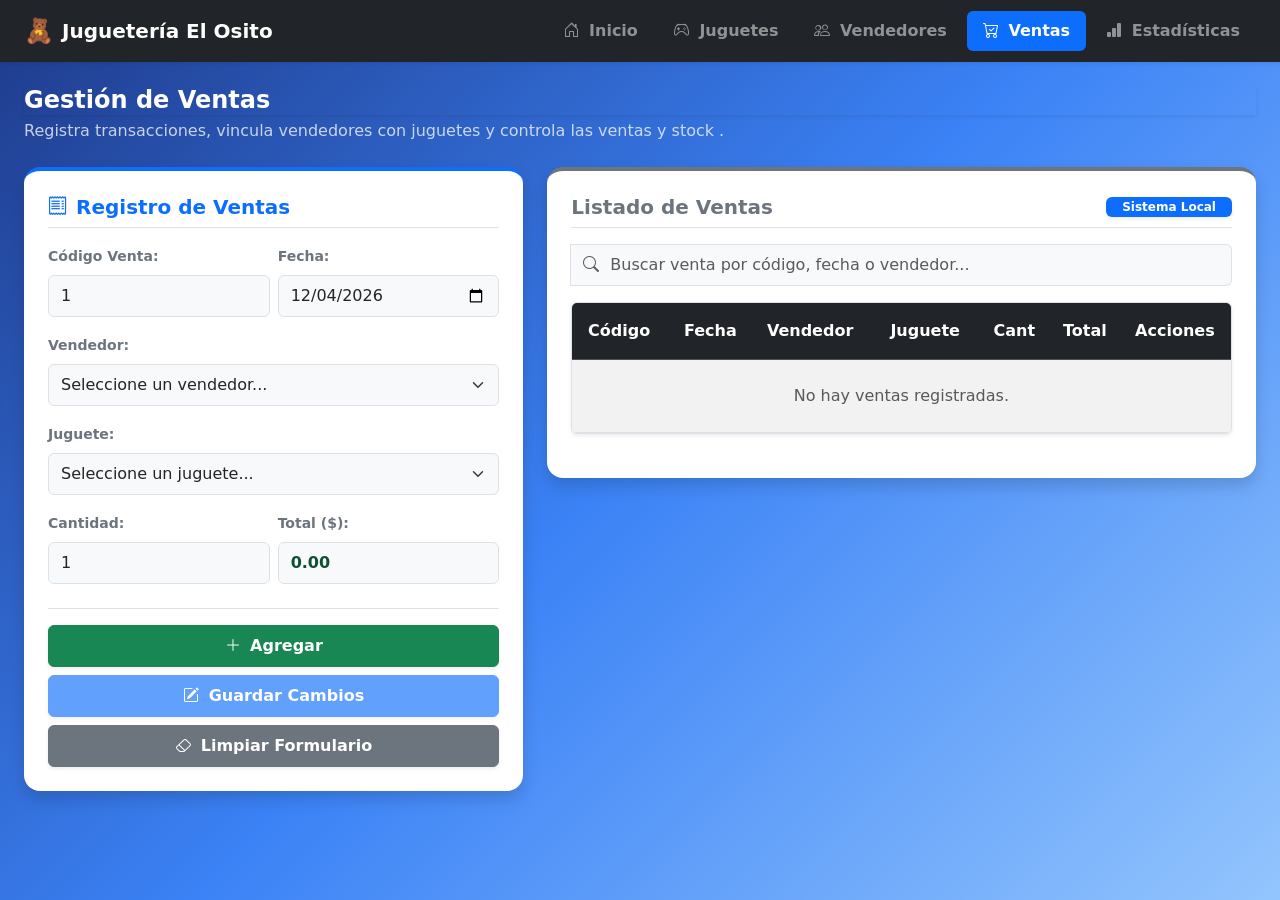
<file: views/ventas.html>
<!DOCTYPE html>
<html lang="es">
<head>
    <meta charset="UTF-8">
    <meta name="viewport" content="width=device-width, initial-scale=1.0">
    <title>Ventas - Juguetería El Osito</title>
    <meta name="description" content="Registro y control de transacciones de venta en Juguetería El Osito. Vincula juguetes y vendedores calculando montos automáticamente.">
    <link rel="canonical" href="https://obligatorio-taller-profesionalizaci.vercel.app/views/ventas.html">
    <meta property="og:title" content="Ventas - Juguetería El Osito">
    <meta property="og:description" content="Registro y control de transacciones de venta en Juguetería El Osito.">
    <meta property="og:type" content="website">
    <meta property="og:url" content="https://obligatorio-taller-profesionalizaci.vercel.app/views/ventas.html">
    <link rel="preconnect" href="https://cdn.jsdelivr.net" crossorigin>
    <link rel="dns-prefetch" href="https://cdn.jsdelivr.net">
    <link rel="preload" href="https://cdn.jsdelivr.net/npm/bootstrap@5.3.3/dist/css/bootstrap.min.css" as="style">
    <link href="https://cdn.jsdelivr.net/npm/bootstrap@5.3.3/dist/css/bootstrap.min.css" rel="stylesheet">
    <link rel="stylesheet" href="https://cdn.jsdelivr.net/npm/bootstrap-icons@1.11.3/font/bootstrap-icons.min.css" media="print" onload="this.media='all'">
    <noscript><link rel="stylesheet" href="https://cdn.jsdelivr.net/npm/bootstrap-icons@1.11.3/font/bootstrap-icons.min.css"></noscript>

    <style>
        body {
            background: linear-gradient(135deg, #1e3a8a 0%, #3b82f6 50%, #93c5fd 100%);
            min-height: 100vh;
        }
        a:focus-visible, button:focus-visible, input:focus-visible, select:focus-visible {
            outline: 3px solid #ffc107 !important;
            outline-offset: 2px !important;
        }
        .tabla-contenedor {
            max-height: 300px;
            overflow-y: auto;
            contain: layout style;
        }
    </style>
</head>
<body class="text-dark d-flex flex-column">

    <nav class="navbar navbar-expand-lg navbar-dark bg-dark shadow-sm" aria-label="Navegación principal">
        <div class="container-fluid px-4">
            <a class="navbar-brand fw-bold d-flex align-items-center gap-2" href="../index.html">
                <span class="fs-4" aria-hidden="true">🧸</span> <span>Juguetería El Osito</span>
            </a>
            <button class="navbar-toggler border-0" type="button" data-bs-toggle="collapse" data-bs-target="#navbarNav" aria-controls="navbarNav" aria-expanded="false" aria-label="Alternar menú de navegación">
                <span class="navbar-toggler-icon"></span>
            </button>
            <div class="collapse navbar-collapse justify-content-end" id="navbarNav">
                <ul class="navbar-nav gap-1 text-end text-lg-start">
                    <li class="nav-item">
                        <a class="nav-link text-white-50 px-3 py-2 fw-semibold" href="../index.html">
                            <i class="bi bi-house-door me-1" aria-hidden="true"></i> Inicio
                        </a>
                    </li>
                    <li class="nav-item">
                        <a class="nav-link text-white-50 px-3 py-2 fw-semibold" href="./juguetes.html">
                            <i class="bi bi-controller me-1" aria-hidden="true"></i> Juguetes
                        </a>
                    </li>
                    <li class="nav-item">
                        <a class="nav-link text-white-50 px-3 py-2 fw-semibold" href="./vendedores.html">
                            <i class="bi bi-people me-1" aria-hidden="true"></i> Vendedores
                        </a>
                    </li>
                    <li class="nav-item">
                        <a class="nav-link active bg-primary text-white rounded px-3 py-2 fw-semibold" href="./ventas.html" aria-current="page">
                            <i class="bi bi-cart-check me-1" aria-hidden="true"></i> Ventas
                        </a>
                    </li>
                    <li class="nav-item">
                        <a class="nav-link text-white-50 px-3 py-2 fw-semibold" href="./estadisticas.html">
                            <i class="bi bi-bar-chart-fill me-1" aria-hidden="true"></i> Estadísticas
                        </a>
                    </li>
                </ul>
            </div>
        </div>
    </nav>

    <main class="container-fluid px-4 py-4 flex-grow-1" id="contenido-principal">
        <div class="mb-4">
            <h1 class="h4 fw-bold text-white mb-1 shadow-sm">Gestión de Ventas</h1>
            <p class="text-white fs-6 mb-0 opacity-75">Registra transacciones, vincula vendedores con juguetes y controla las ventas y stock .</p>
        </div>

        <div class="row g-4 align-items-start">
            <div class="col-lg-5">
                <div class="card shadow border-0 rounded-4 p-4 bg-white bg-opacity-95 h-100 border-top border-primary border-4">
                    <h2 class="h5 text-primary fw-bold mb-3 pb-2 border-bottom">
                        <i class="bi bi-receipt me-2" aria-hidden="true"></i>Registro de Ventas
                    </h2>
                
                    <form id="form-venta" onsubmit="return false;" novalidate>
                        <div class="row g-2 mb-3">
                            <div class="col-md-6">
                                <label for="codigoVenta" class="form-label fw-bold small text-secondary">Código Venta:</label>
                                <input type="text" class="form-control py-2 bg-light" id="codigoVenta" readonly placeholder="Automático">
                            </div>
                            <div class="col-md-6">
                                <label for="fecha" class="form-label fw-bold small text-secondary">Fecha:</label>
                                <input type="date" class="form-control py-2 bg-light" id="fecha" aria-describedby="fechaFeedback">
                                <div id="fechaFeedback" class="invalid-feedback">❌ Seleccione una fecha válida.</div>
                                <div class="valid-feedback">✅ Fecha correcta.</div>
                            </div>
                        </div>

                        <div class="mb-3">
                            <label for="vendedor" class="form-label fw-bold small text-secondary">Vendedor:</label>
                            <select id="vendedor" class="form-select py-2 bg-light" aria-describedby="vendedorFeedback">
                                <option value="" selected disabled>Seleccione un vendedor...</option>
                            </select>
                            <div id="vendedorFeedback" class="invalid-feedback">❌ Debe seleccionar un vendedor.</div>
                            <div class="valid-feedback">✅ Vendedor seleccionado.</div>
                        </div>

                        <div class="mb-3">
                            <label for="juguete" class="form-label fw-bold small text-secondary">Juguete:</label>
                            <select id="juguete" class="form-select py-2 bg-light" aria-describedby="jugueteFeedback">
                                <option value="" selected disabled>Seleccione un juguete...</option>
                            </select>
                            <div id="jugueteFeedback" class="invalid-feedback">❌ Debe seleccionar un juguete.</div>
                            <div class="valid-feedback">✅ Juguete seleccionado.</div>
                        </div>

                        <div class="row g-2 mb-3">
                            <div class="col-md-6">
                                <label for="cantidad" class="form-label fw-bold small text-secondary">Cantidad:</label>
                                <input type="number" class="form-control py-2 bg-light" id="cantidad" min="1" placeholder="1" aria-describedby="cantidadFeedback">
                                <div id="cantidadFeedback" class="invalid-feedback">❌ Cantidad no válida.</div>
                                <div class="valid-feedback">✅ Cantidad correcta.</div>
                            </div>
                            <div class="col-md-6">
                            <label for="total" class="form-label fw-bold small text-secondary">Total ($):</label>
                            <input type="text" class="form-control py-2 bg-light fw-bold text-success" style="color: #0f5132 !important;" id="total" readonly placeholder="0.00">
                           </div>
                           </div>

                        <div class="d-grid gap-2 mt-4 pt-3 border-top">
                            <button type="button" class="btn btn-success fw-bold py-2 shadow-sm" id="btn-agregar">
                                <i class="bi bi-plus-lg me-1" aria-hidden="true"></i> Agregar
                            </button>
                            <button type="button" class="btn btn-primary fw-bold py-2 shadow-sm w-100" id="btn-modificar" disabled>
                                <i class="bi bi-pencil-square me-1" aria-hidden="true"></i> <span id="lbl-btn-modificar">Guardar Cambios</span>
                            </button>
                            <button type="button" class="btn btn-danger fw-bold py-2 shadow-sm" id="btn-eliminar" style="display: none;">
                                <i class="bi bi-trash me-1" aria-hidden="true"></i> Eliminar
                            </button>
                            <button type="button" class="btn btn-secondary fw-bold py-2 shadow-sm" id="btn-limpiar">
                                <i class="bi bi-eraser me-1" aria-hidden="true"></i> Limpiar Formulario
                            </button>
                        </div>
                    </form>
                </div>
            </div>

            <div class="col-lg-7">
    <div class="card shadow border-0 rounded-4 p-4 bg-white bg-opacity-95 border-top border-secondary border-4">
        <div class="d-flex justify-content-between align-items-center mb-3 pb-2 border-bottom">
            <h2 class="h5 fw-bold text-secondary mb-0">Listado de Ventas</h2>
            <span class="badge bg-primary text-white px-3 py-1 shadow-sm">Sistema Local</span>
        </div>
        <div class="mb-3">
            <div class="input-group">
                <label for="buscador-ventas" class="visually-hidden">Buscar venta</label>
                <span class="input-group-text bg-light border-end-0"><i class="bi bi-search text-muted" aria-hidden="true"></i></span>
                <input type="text" id="buscador-ventas" class="form-control border-start-0 ps-0 py-2 bg-light" placeholder="Buscar venta por código, fecha o vendedor..." aria-label="Buscar ventas">
            </div>
        </div>
        <div class="mb-3">
            <div class="tabla-contenedor table-responsive border rounded bg-light shadow-sm mb-1">
                <table class="table table-hover table-striped align-middle mb-0" aria-label="Tabla de ventas registradas">
                    <thead class="table-dark sticky-top">
                        <tr>
                            <th scope="col" class="py-3 ps-3">Código</th>
                            <th scope="col" class="py-3">Fecha</th>
                            <th scope="col" class="py-3">Vendedor</th>
                            <th scope="col" class="py-3">Juguete</th>
                            <th scope="col" class="py-3">Cant</th>
                            <th scope="col" class="py-3">Total</th>
                            <th scope="col" class="py-3 text-center pe-3" style="width: 100px;">Acciones</th>
                        </tr>
                    </thead>
                    <tbody id="tabla-ventas-body" aria-live="polite">
                    
                    </tbody>
                </table>
            </div>
        </div>

    </div>
</div>
    </main>

    <script src="https://cdn.jsdelivr.net/npm/bootstrap@5.3.3/dist/js/bootstrap.bundle.min.js" defer></script>
    <script type="module">
        import { VentaController } from '../src/controllers/ventaController.js';
        document.addEventListener('DOMContentLoaded', () => {
            window.ventaController = new VentaController();
        });
    </script>
</body>
</html>
</file>
